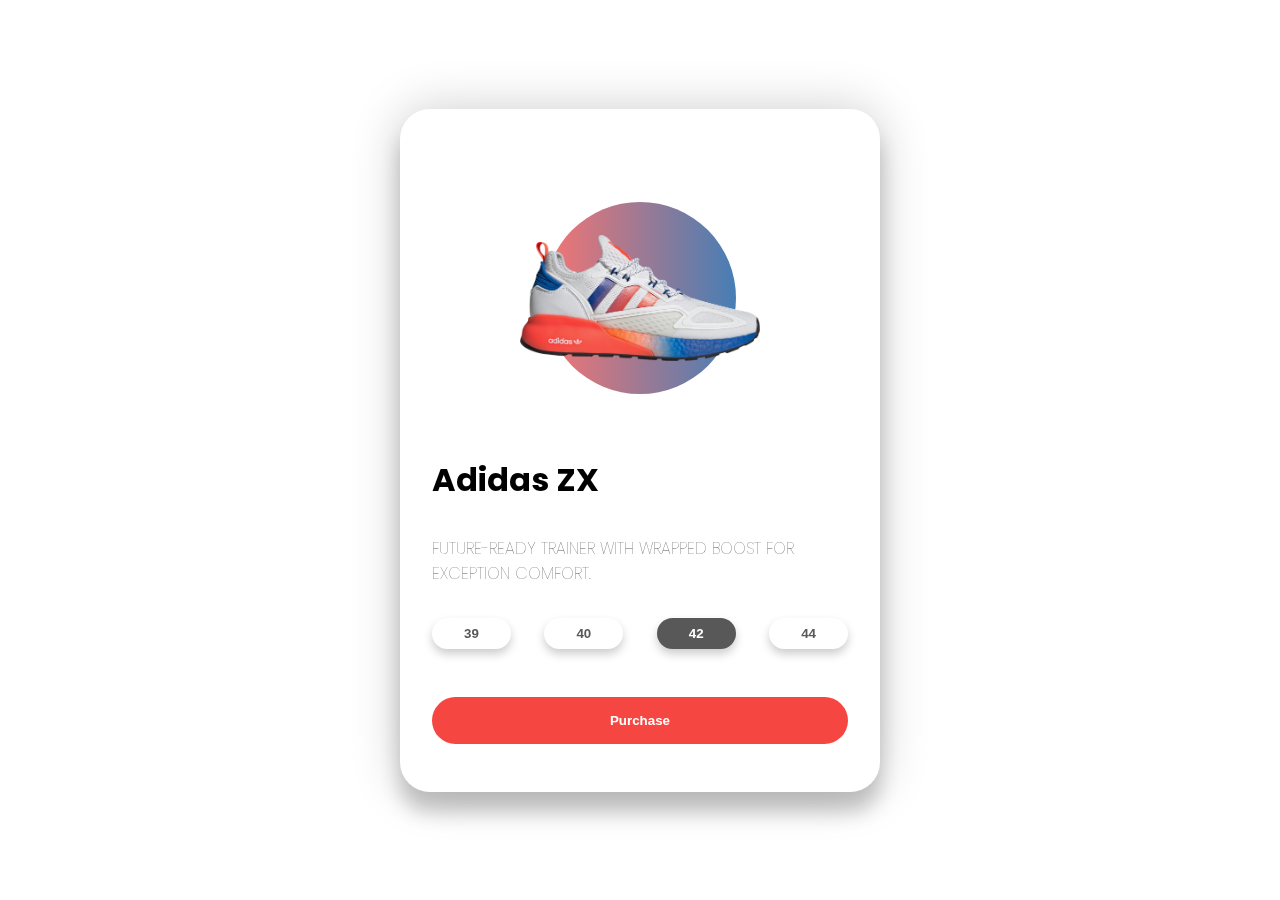
<file: index.html>
<!DOCTYPE html>
<html lang="en">

<head>
  <meta charset="UTF-8" />
  <meta name="viewport" content="width=device-width, initial-scale=1" />
  <meta name="theme-color" content="#000000" />
  <title>3D Card Effect</title>
  <link rel="preconnect" href="https://fonts.gstatic.com">
  <link href="https://fonts.googleapis.com/css2?family=Poppins&display=swap" rel="stylesheet">
  <link rel="stylesheet" href="./style.css">
</head>

<body>
  <div class="container">
    <div class="card">
      <div class="sneaker">
        <div class="circle"></div>
        <img src="./adidas.png" alt="adidas">
      </div>
      <div class="info">
        <h1 class="title">Adidas ZX</h1>
        <h3>FUTURE-READY TRAINER WITH WRAPPED BOOST FOR EXCEPTION COMFORT.</h3>
        <div class="sizes">
          <button>39</button>
          <button>40</button>
          <button class="active">42</button>
          <button>44</button>
        </div>
        <div class="purchase">
          <button>Purchase</button>
        </div>
      </div>
    </div>
  </div>
  <script src="./app.js"></script>
</body>

</html>
</file>
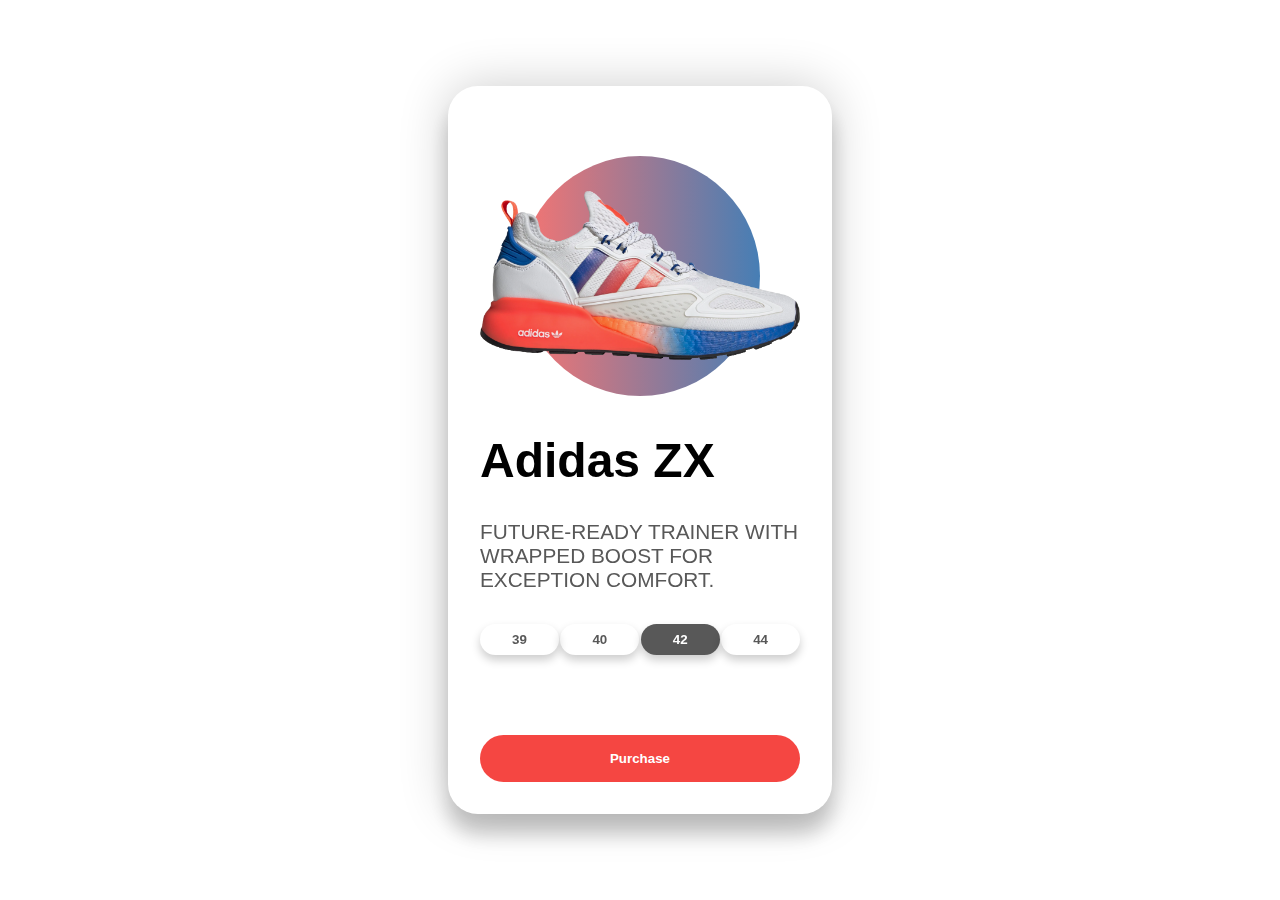
<file: 3D Card Effect.html>
<!DOCTYPE html>
<!-- saved from url=(0032)http://127.0.0.1:5500/index.html -->
<html lang="en"><head><meta http-equiv="Content-Type" content="text/html; charset=UTF-8">
  
  <meta name="viewport" content="width=device-width, initial-scale=1">
  <meta name="theme-color" content="#000000">
  <title>3D Card Effect</title>
  
  
  
<link rel="preconnect" href="https://fonts.gstatic.com/"><link href="./3D Card Effect_files/css2" rel="stylesheet"><link rel="stylesheet" href="./3D Card Effect_files/style.css"></head>

<body>
  <div class="container">
    <div class="card" style="transition: all 0.5s ease 0s; transform: rotateY(0deg) rotateX(0deg);">
      <div class="sneaker">
        <div class="circle"></div>
        <img src="./3D Card Effect_files/adidas.png" alt="adidas" style="transform: translateZ(0px) rotateZ(0deg);">
      </div>
      <div class="info">
        <h1 class="title" style="transform: translateZ(0px);">Adidas ZX</h1>
        <h3 style="transform: translateZ(0px);">FUTURE-READY TRAINER WITH WRAPPED BOOST FOR EXCEPTION COMFORT.</h3>
        <div class="sizes" style="transform: translateZ(0px);">
          <button>39</button>
          <button>40</button>
          <button class="active">42</button>
          <button>44</button>
        </div>
        <div class="purchase" style="transform: translateZ(0px);">
          <button>Purchase</button>
        </div>
      </div>
    </div>
  </div>
  <script src="./3D Card Effect_files/app.js.download"></script>
<!-- Code injected by live-server -->
<script type="text/javascript">
	// <![CDATA[  <-- For SVG support
	if ('WebSocket' in window) {
		(function () {
			function refreshCSS() {
				var sheets = [].slice.call(document.getElementsByTagName("link"));
				var head = document.getElementsByTagName("head")[0];
				for (var i = 0; i < sheets.length; ++i) {
					var elem = sheets[i];
					var parent = elem.parentElement || head;
					parent.removeChild(elem);
					var rel = elem.rel;
					if (elem.href && typeof rel != "string" || rel.length == 0 || rel.toLowerCase() == "stylesheet") {
						var url = elem.href.replace(/(&|\?)_cacheOverride=\d+/, '');
						elem.href = url + (url.indexOf('?') >= 0 ? '&' : '?') + '_cacheOverride=' + (new Date().valueOf());
					}
					parent.appendChild(elem);
				}
			}
			var protocol = window.location.protocol === 'http:' ? 'ws://' : 'wss://';
			var address = protocol + window.location.host + window.location.pathname + '/ws';
			var socket = new WebSocket(address);
			socket.onmessage = function (msg) {
				if (msg.data == 'reload') window.location.reload();
				else if (msg.data == 'refreshcss') refreshCSS();
			};
			if (sessionStorage && !sessionStorage.getItem('IsThisFirstTime_Log_From_LiveServer')) {
				console.log('Live reload enabled.');
				sessionStorage.setItem('IsThisFirstTime_Log_From_LiveServer', true);
			}
		})();
	}
	else {
		console.error('Upgrade your browser. This Browser is NOT supported WebSocket for Live-Reloading.');
	}
	// ]]>
</script>

</body></html>
</file>
<file: style.css>
* {
  margin: 0;
  padding: 0;
  box-sizing: border-box;
}

body {
  font-family: 'Poppins', sans-serif;
  min-height: 100vh;
  display: flex;
  align-items: center;
  justify-content: center;
  perspective: 1000px;
}

.container {
  width: 80%;
  display: flex;
  justify-content: center;
  align-items: center;
}

.card {
  transform-style: preserve-3d;
  min-height: 50vh;
  width: 30rem;
  border-radius: 30px;
  padding: 2rem;
  box-shadow: 0 20px 20px rgba(0, 0, 0, 0.2), 0px 0px 50px rgba(0, 0, 0, 0.2);
}

.sneaker {
  min-height: 35vh;
  display: flex;
  align-items: center;
  justify-content: center;
}
.sneaker img {
  width: 15rem;
  z-index: 2;
  transition: all 0.75s ease-out;
}
.circle {
  width: 12rem;
  height: 12rem;
  background: linear-gradient(
    to right,
    rgba(245, 70, 66, 0.75),
    rgba(8, 83, 156, 0.75)
  );
  position: absolute;
  border-radius: 50%;
  z-index: 1;
}

.info h1 {
  font-size: 2rem;
  transition: all 0.75s ease-out;
}
.info h3 {
  font-size: 1rem;
  padding: 2rem 0rem;
  color: #585858;
  font-weight: lighter;
  transition: all 0.75s ease-out;
}

.sizes {
  display: flex;
  justify-content: space-between;
  transition: all 0.75s ease-out;
}

.sizes button {
  padding: 0.5rem 2rem;
  background: none;
  border: none;
  box-shadow: 0px 5px 10px rgba(0, 0, 0, 0.2);
  border-radius: 30px;
  cursor: pointer;
  font-weight: bold;
  color: #585858;
  outline: none;
}

button.active {
  background: #585858;
  color: white;
}

.purchase {
  margin: 3rem 0 1rem 0;
  transition: all 0.75s ease-out;
}
.purchase button {
  width: 100%;
  padding: 1rem 0rem;
  background: #f54642;
  border: none;
  color: white;
  cursor: pointer;
  border-radius: 30px;
  font-weight: bolder;
  outline: none;
}
</file>
<file: 3D Card Effect_files/style.css>
* {
  margin: 0;
  padding: 0;
  box-sizing: border-box;
}

body {
  font-family: 'Poppins', sans-serif;
  min-height: 100vh;
  display: flex;
  align-items: center;
  justify-content: center;
  perspective: 1000px;
}
.container {
  width: 30%;
  display: flex;
  justify-content: center;
  align-items: center;
}

.card {
  transform-style: preserve-3d;
  min-height: 80vh;
  width: 35rem;
  border-radius: 30px;
  padding: 0rem 5rem;
  box-shadow: 0 20px 20px rgba(0, 0, 0, 0.2), 0px 0px 50px rgba(0, 0, 0, 0.2);
  padding: 2rem;
}

.sneaker {
  min-height: 35vh;
  display: flex;
  align-items: center;
  justify-content: center;
}
.sneaker img {
  width: 20rem;
  z-index: 2;
  transition: all 0.75s ease-out;
}
.circle {
  width: 15rem;
  height: 15rem;
  background: linear-gradient(
    to right,
    rgba(245, 70, 66, 0.75),
    rgba(8, 83, 156, 0.75)
  );
  position: absolute;
  border-radius: 50%;
  z-index: 1;
}

.info h1 {
  font-size: 3rem;
  transition: all 0.75s ease-out;
}
.info h3 {
  font-size: 1.3rem;
  padding: 2rem 0rem;
  color: #585858;
  font-weight: lighter;
  transition: all 0.75s ease-out;
}
.sizes {
  display: flex;
  justify-content: space-between;
  transition: all 0.75s ease-out;
}
.sizes button {
  padding: 0.5rem 2rem;
  background: none;
  border: none;
  box-shadow: 0px 5px 10px rgba(0, 0, 0, 0.2);
  border-radius: 30px;
  cursor: pointer;
  font-weight: bold;
  color: #585858;
  outline: none;
}
button.active {
  background: #585858;
  color: white;
}
.purchase {
  margin-top: 5rem;
  transition: all 0.75s ease-out;
}
.purchase button {
  width: 100%;
  padding: 1rem 0rem;
  background: #f54642;
  border: none;
  color: white;
  cursor: pointer;
  border-radius: 30px;
  font-weight: bolder;
  outline: none;
}
</file>
